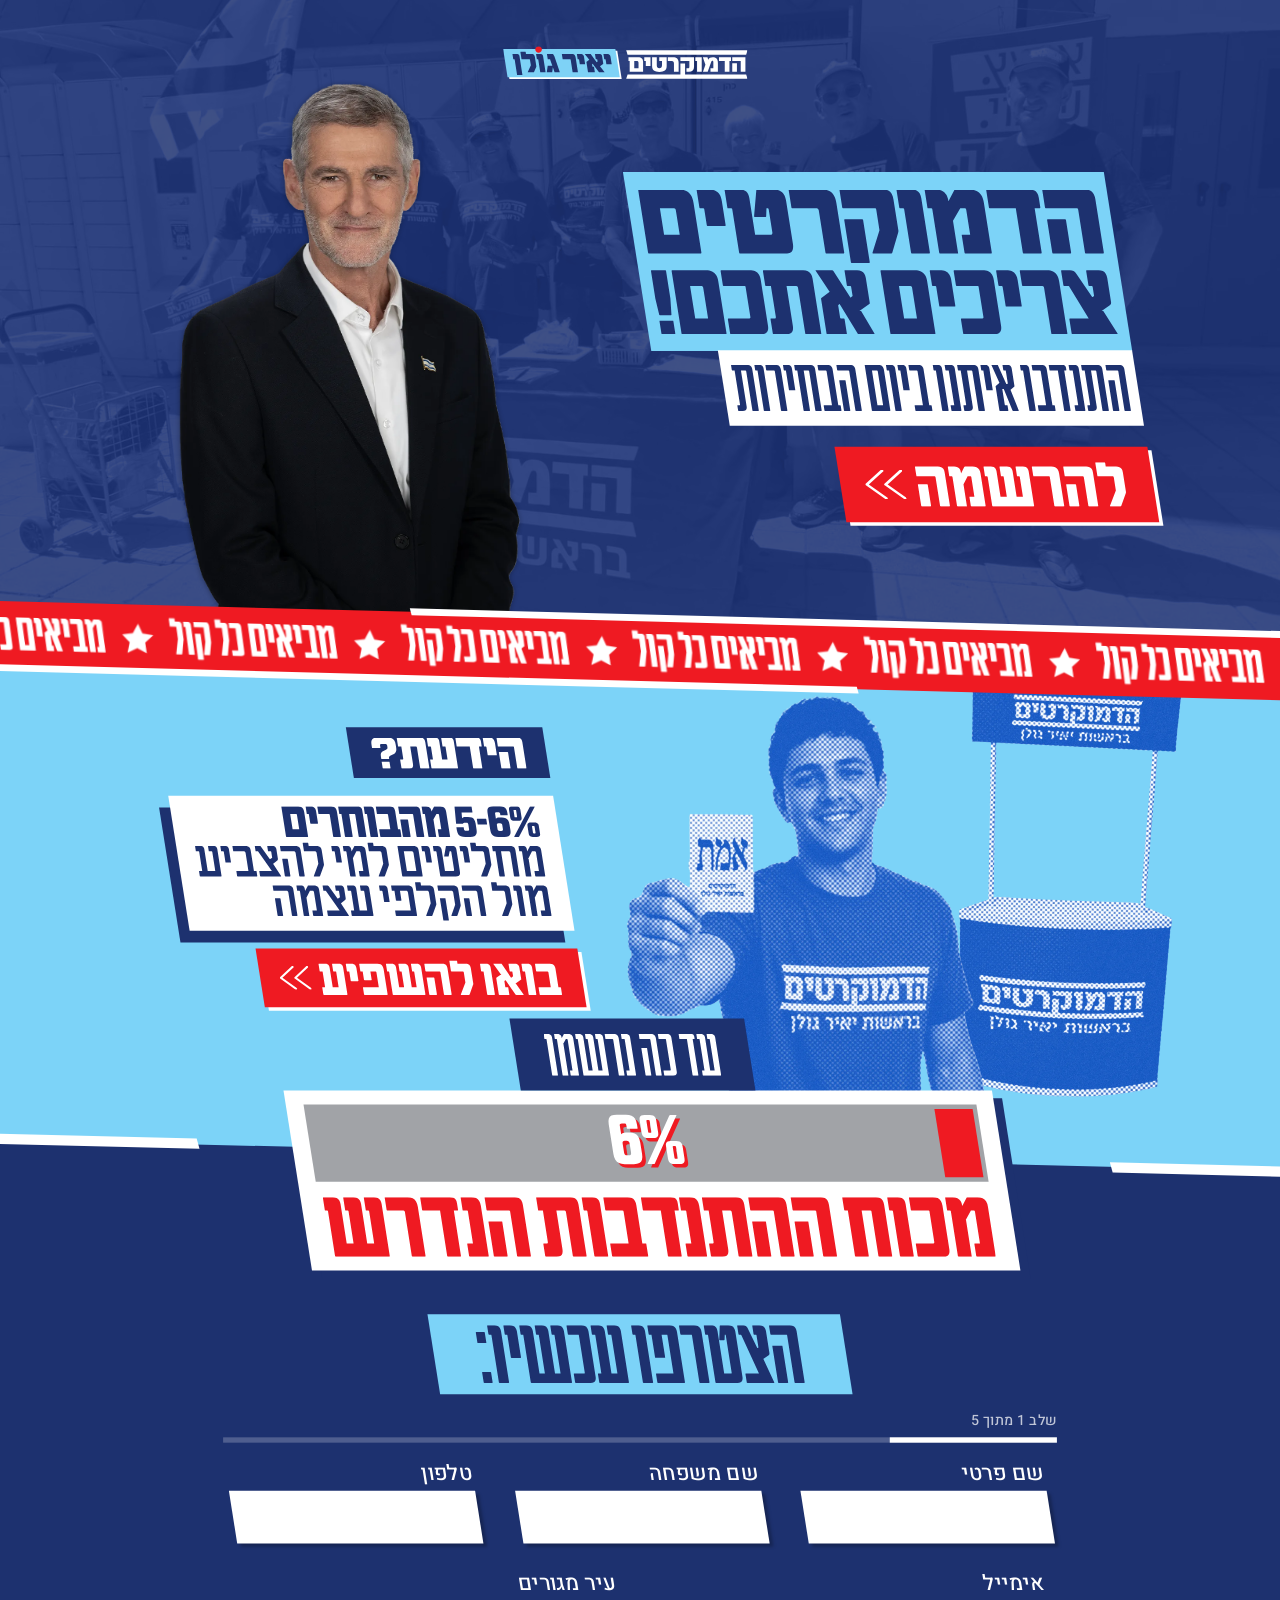
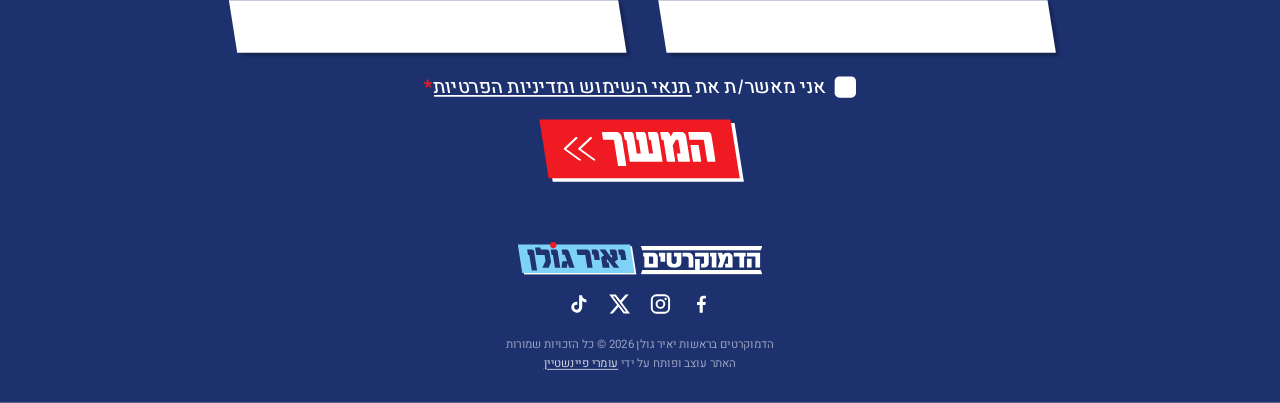
<file: index.html>
<!DOCTYPE html>
<html lang="he" dir="rtl">
<head>
<meta charset="UTF-8">
<meta name="viewport" content="width=device-width, initial-scale=1">
<title>הדמוקרטים צריכים אתכם! · התנדבו איתנו ביום הבחירות</title>
<meta name="description" content="הדמוקרטים בראשות יאיר גולן — התנדבו איתנו ביום הבחירות. מביאים כל קול.">
<!-- Staging / client-review build. REMOVE this line (and robots.txt) before going live. -->
<meta name="robots" content="noindex, nofollow">
<link rel="preconnect" href="https://fonts.googleapis.com">
<link rel="preconnect" href="https://fonts.gstatic.com" crossorigin>
<link href="https://fonts.googleapis.com/css2?family=Heebo:wght@400;500;700&display=swap" rel="stylesheet">
<link rel="stylesheet" href="css/style.css">
</head>
<body>
<div id="root">

  <!-- ============================ HERO ============================ -->
  <section class="band band--hero">
    <div class="hero-bg" aria-hidden="true"></div>
    <div class="inner">
      <!-- Cross-fades through the five in order. Only the first is eager —
           the rest are small enough (~350KB for all five) to arrive well
           before their turn, which is 4s away. NOTE: alt text below carries
           first names only; fill in the surnames. -->
      <div class="hero-people">
        <img class="hero-person is-on" src="assets/img/persons/yair.webp"  alt="יאיר גולן" fetchpriority="high">
        <img class="hero-person"       src="assets/img/persons/naama.webp" alt="נעמה">
        <img class="hero-person"       src="assets/img/persons/gilad.webp" alt="גלעד">
        <img class="hero-person"       src="assets/img/persons/efrat.webp" alt="אפרת">
        <img class="hero-person"       src="assets/img/persons/yaya.webp"  alt="יאיא">
      </div>
      <img class="hero-logo" src="assets/svg/logo.svg" alt="הדמוקרטים בראשות יאיר גולן">

      <!-- one shared shear on the column, so the stack and the button sit on
           the same plane (shearing them separately misaligns the button) -->
      <div class="hero-cta skew">
        <div class="hero-cta__stack">
          <div class="box box--lightblue hero-title">
            <img src="assets/svg/hero-title.svg" alt="הדמוקרטים צריכים אתכם!">
          </div>
          <div class="box box--white hero-sub">
            <img src="assets/svg/hero-sub.svg" alt="התנדבו איתנו ביום הבחירות">
          </div>
        </div>
        <a href="#join" class="btn btn--red hero-btn">
          <img class="btn__chev" src="assets/svg/chevron.svg" alt="">
          <img class="btn__label" src="assets/svg/hero-btn.svg" alt="להרשמה">
        </a>
      </div>
    </div>
  </section>

  <!-- ============================ MARQUEE ============================ -->
  <div class="marquee" aria-hidden="true">
    <div class="marquee__bar">
      <!-- the two accent lines hang outside the bar, so they sit beside the
           clipped track rather than inside it -->
      <span class="marquee__stripe marquee__stripe--a"></span>
      <span class="marquee__stripe marquee__stripe--b"></span>
      <div class="marquee__clip">
        <div class="marquee__track">
          <div class="marquee__seq"></div>
          <div class="marquee__seq"></div>
        </div>
      </div>
    </div>
  </div>

  <!-- ======================= LIGHT-BLUE SECTION ======================= -->
  <div class="blue-bg" aria-hidden="true"></div>
  <section class="band band--blue">
    <div class="inner">

      <img class="mid-youngman parallax" data-depth="0.045" src="assets/img/youngman.webp" alt="דמוקרט מתנדב מחזיק פתק אמת">
      <div class="mid-booth parallax" data-depth="0.09">
        <img src="assets/img/booth.webp" alt="דוכן הדמוקרטים">
      </div>

      <div class="duknow skew parallax" data-depth="-0.03">
        <div class="box box--navy duknow__tag reveal">
          <img src="assets/svg/hayadata.svg" alt="הידעת?">
        </div>
        <div class="box box--white duknow__fact reveal d1">
          <img src="assets/svg/fact.svg" alt="5-6% מהבוחרים מחליטים למי להצביע מול הקלפי עצמה">
        </div>
        <a href="#join" class="btn btn--red duknow__cta">
          <img class="btn__chev" src="assets/svg/chevron.svg" alt="">
          <img class="btn__label" src="assets/svg/boau.svg" alt="בואו להשפיע">
        </a>
      </div>
    </div>
  </section>

  <!-- ============================ NAVY BAND ============================ -->
  <div class="navy" aria-hidden="true">
    <div class="navy__slab"></div>
    <span class="navy__stripe navy__stripe--a"></span>
    <span class="navy__stripe navy__stripe--b"></span>
  </div>

  <section class="band band--navy">
    <div class="inner">

      <!-- progress towards the volunteer target.
           ONE number drives everything: data-pct on .count sets the inline
           --pct (so the bar is already the right width with JS off) and is
           the value the bar counts up to. Change it here, or at runtime with
           window.setProgress(n). -->
      <div class="count skew" data-pct="45" style="--pct:45">
        <div class="box box--navy count__tag">
          <img src="assets/svg/adkan.svg" alt="עד כה נרשמו">
        </div>
        <div class="box box--white count__num">
          <div class="bar" role="progressbar"
               aria-valuemin="0" aria-valuemax="100" aria-valuenow="45"
               aria-label="אחוז מהמתנדבות והמתנדבים הנדרשים שנרשמו">
            <span class="bar__fill"></span>
            <!-- Live text: js/main.js swaps this for an inline <svg> composed
                 from the Mandatory outlines in assets/js/mandatory-digits.js,
                 so the percentage can animate in the real face. -->
            <span class="bar__pct" aria-hidden="true">45%</span>
          </div>
          <img class="count__note" src="assets/svg/nidrashim.svg"
               alt="מכוח ההתנדבות הנדרש">
        </div>
      </div>

      <!-- ===================== registration flow =====================
           Multi-step, driven by js/join.js (shared with join.html — same
           markup hooks, different skin). The old single-screen form is now
           step 1 of it. -->
      <form id="join" class="form reveal" data-flow-scroll novalidate>
        <div class="box box--lightblue form__head skew">
          <img src="assets/svg/hitstarfu.svg" alt="הצטרפו עכשיו:">
        </div>

        <div class="progress">
          <span class="progress__label" aria-live="polite">שלב 1 מתוך 5</span>
          <span class="progress__track"><span class="progress__fill" style="--p:20%"></span></span>
        </div>

        <!-- ---------- 1 · פרטים ---------- -->
        <section class="step" data-step="details">
          <div class="form__row">
            <label class="field skew">
              <span class="field__label">שם פרטי</span>
              <input type="text" name="firstName" autocomplete="given-name">
            </label>
            <label class="field skew">
              <span class="field__label">שם משפחה</span>
              <input type="text" name="lastName" autocomplete="family-name">
            </label>
            <label class="field skew">
              <span class="field__label">טלפון</span>
              <input type="tel" name="phone" inputmode="numeric" autocomplete="tel">
            </label>
          </div>

          <div class="form__row form__row--2">
            <label class="field skew">
              <span class="field__label">אימייל</span>
              <input type="email" name="email" autocomplete="email">
            </label>
            <div class="field combo skew" data-combo="city">
              <label class="field__label" for="city-input">עיר מגורים</label>
              <input type="text" id="city-input" name="city" role="combobox"
                     autocomplete="off" aria-expanded="false" aria-controls="city-list"
                     aria-autocomplete="list">
              <ul id="city-list" class="combo__list" role="listbox" hidden></ul>
            </div>
          </div>

          <div class="form__consent skew">
            <span class="checkbox" role="checkbox" aria-checked="false" tabindex="0"></span>
            <span class="form__consent-text">אני מאשר/ת את
              <a href="https://democrats.org.il/privacy-policy/" target="_blank" rel="noopener">תנאי השימוש ומדיניות הפרטיות</a><b>*</b>
            </span>
          </div>

          <button type="submit" class="btn btn--red form__submit skew">
            <img class="btn__chev" src="assets/svg/chevron.svg" alt="">
            <img class="btn__label" src="assets/svg/btn-continue.svg" alt="המשך">
          </button>
        </section>

        <!-- ---------- 2 · אימות ---------- -->
        <section class="step" data-step="otp" hidden>
          <p class="step__lede">שלחנו קוד בן 6 ספרות ל־<b data-echo="phone"></b></p>

          <label class="field field--otp skew">
            <span class="field__label">קוד אימות</span>
            <input type="text" name="otp" inputmode="numeric" autocomplete="one-time-code"
                   maxlength="6" class="otp-input">
          </label>

          <div class="step__row">
            <button type="button" class="linkbtn" data-act="resend">שליחה חוזרת</button>
            <button type="button" class="linkbtn" data-act="back-details">שינוי מספר</button>
          </div>

          <button type="submit" class="btn btn--red form__submit skew">
            <img class="btn__chev" src="assets/svg/chevron.svg" alt="">
            <img class="btn__label" src="assets/svg/btn-verify.svg" alt="אימות">
          </button>
        </section>

        <!-- ---------- 3 · כתובת ומשמרות ---------- -->
        <section class="step" data-step="address" hidden>
          <p class="step__lede">כדי למצוא את הקלפיות הקרובות אליכם</p>

          <div class="form__row form__row--2">
            <div class="field combo skew" data-combo="street">
              <label class="field__label" for="street-input">רחוב</label>
              <input type="text" id="street-input" name="street" role="combobox"
                     autocomplete="off" aria-expanded="false" aria-controls="street-list"
                     aria-autocomplete="list">
              <ul id="street-list" class="combo__list" role="listbox" hidden></ul>
              <span class="field__hint" data-street-hint></span>
            </div>
            <label class="field field--house skew">
              <span class="field__label">מספר בית</span>
              <input type="text" name="houseNumber" inputmode="numeric">
            </label>
          </div>

          <fieldset class="shifts">
            <legend class="field__label">מתי תוכלו להתנדב?</legend>
            <div class="shifts__opts">
              <label class="shift skew"><input type="checkbox" name="shifts" value="13"><span>בוקר</span></label>
              <label class="shift skew"><input type="checkbox" name="shifts" value="23"><span>צהריים</span></label>
              <label class="shift skew"><input type="checkbox" name="shifts" value="33"><span>ערב</span></label>
              <label class="shift skew"><input type="checkbox" name="shifts" value="any"><span>מתי שצריך</span></label>
            </div>
          </fieldset>

          <button type="submit" class="btn btn--red form__submit skew">
            <img class="btn__chev" src="assets/svg/chevron.svg" alt="">
            <img class="btn__label" src="assets/svg/btn-continue.svg" alt="המשך">
          </button>
        </section>

        <!-- ---------- 4 · בחירת קלפי ---------- -->
        <section class="step" data-step="clusters" hidden>
          <p class="step__lede">בחרו קלפי, או שנשבץ אתכם היכן שנדרש</p>
          <ul class="clusters" role="list"></ul>
          <p class="clusters__empty" hidden>לא נמצאו קלפיות קרובות — נשבץ אתכם היכן שנדרש.</p>
          <button type="button" class="btn btn--line skew" data-act="anywhere">שבצו אותי היכן שצריך</button>
        </section>

        <!-- ---------- 5 · מנהל אשכול ---------- -->
        <section class="step" data-step="manage" hidden>
          <p class="step__title">לאשכול הזה עדיין אין מנהל/ת</p>
          <p class="step__lede" data-echo="clusterName"></p>
          <p class="step__body">תרצו להוביל אותו? זה אומר לתאם בין המתנדבים ולהיות אנשי הקשר של האזור.</p>
          <div class="step__row step__row--2">
            <button type="button" class="btn btn--line skew" data-act="manage-yes">כן, אשמח להוביל</button>
            <button type="button" class="btn btn--line skew" data-act="manage-no">לא, רק להתנדב</button>
          </div>
        </section>

        <!-- ---------- סיום ---------- -->
        <section class="step step--done" data-step="done" hidden>
          <p class="step__title">תודה רבה!</p>
          <p class="step__lede" data-done-msg></p>
          <div data-done-extra hidden></div>
        </section>

        <p class="flow-error" role="alert" hidden></p>
      </form>

      <img class="navy-logo" src="assets/svg/logo.svg" alt="הדמוקרטים בראשות יאיר גולן">

      <!-- Profile links lifted from the footer of democrats.org.il, with their
           share/tracking query strings (mibextid, igsh, s, _t/_r) stripped —
           those are artefacts of however the links were first pasted, not part
           of the address. Inline SVG rather than <img> so the glyphs can take
           the brand blue on hover via currentColor. -->
      <ul class="social">
        <li><a href="https://www.facebook.com/share/1ZGPEPbquF/" target="_blank" rel="noopener noreferrer" aria-label="הדמוקרטים בפייסבוק">
          <svg viewBox="0 0 24 24" aria-hidden="true" focusable="false"><path d="M13.5 21v-8h2.69l.4-3.12H13.5V7.9c0-.9.25-1.52 1.55-1.52h1.65V3.59c-.29-.04-1.27-.13-2.42-.13-2.4 0-4.04 1.46-4.04 4.15v2.31H7.54V13h2.7v8h3.26Z"/></svg>
        </a></li>
        <li><a href="https://www.instagram.com/hademocratimil" target="_blank" rel="noopener noreferrer" aria-label="הדמוקרטים באינסטגרם">
          <svg viewBox="0 0 24 24" aria-hidden="true" focusable="false"><path d="M7.8 2h8.4A5.8 5.8 0 0 1 22 7.8v8.4a5.8 5.8 0 0 1-5.8 5.8H7.8A5.8 5.8 0 0 1 2 16.2V7.8A5.8 5.8 0 0 1 7.8 2Zm0 2A3.8 3.8 0 0 0 4 7.8v8.4A3.8 3.8 0 0 0 7.8 20h8.4a3.8 3.8 0 0 0 3.8-3.8V7.8A3.8 3.8 0 0 0 16.2 4H7.8Zm4.2 3a5 5 0 1 1 0 10 5 5 0 0 1 0-10Zm0 2a3 3 0 1 0 0 6 3 3 0 0 0 0-6Zm5.4-3.4a1.2 1.2 0 1 1 0 2.4 1.2 1.2 0 0 1 0-2.4Z"/></svg>
        </a></li>
        <li><a href="https://x.com/democratsil" target="_blank" rel="noopener noreferrer" aria-label="הדמוקרטים ב-X">
          <svg viewBox="0 0 24 24" aria-hidden="true" focusable="false"><path d="M18.24 2.25h3.31l-7.23 8.26 8.5 11.24h-6.66l-5.21-6.82-5.97 6.82H1.68l7.73-8.84L1.25 2.25h6.83l4.71 6.23 5.45-6.23Zm-1.16 17.52h1.83L7.08 4.13H5.12l11.96 15.64Z"/></svg>
        </a></li>
        <li><a href="https://www.tiktok.com/@hademocratim" target="_blank" rel="noopener noreferrer" aria-label="הדמוקרטים בטיקטוק">
          <svg viewBox="0 0 24 24" aria-hidden="true" focusable="false"><path d="M16.6 5.82A4.28 4.28 0 0 1 15.54 3h-3.09v12.4a2.59 2.59 0 1 1-2.59-2.6c.27 0 .53.04.78.12V9.66a5.7 5.7 0 1 0 5.06 5.66V9.01a7.35 7.35 0 0 0 4.3 1.38V7.3a4.36 4.36 0 0 1-3.4-1.48Z"/></svg>
        </a></li>
      </ul>

      <div class="footnote">
        <p>הדמוקרטים בראשות יאיר גולן 2026 &copy; כל הזכויות שמורות</p>
        <p>האתר עוצב ופותח על ידי
          <a href="https://omrifeinstein.com" target="_blank" rel="noopener">עומרי פיינשטיין</a>
        </p>
      </div>
    </div>
  </section>

</div>

<div class="loading" hidden aria-hidden="true"><span class="spinner"></span></div>

<script src="assets/js/mandatory-digits.js"></script>
<script src="js/webhooks.js"></script>
<script src="js/main.js"></script>
<script src="js/join.js"></script>
</body>
</html>
</file>
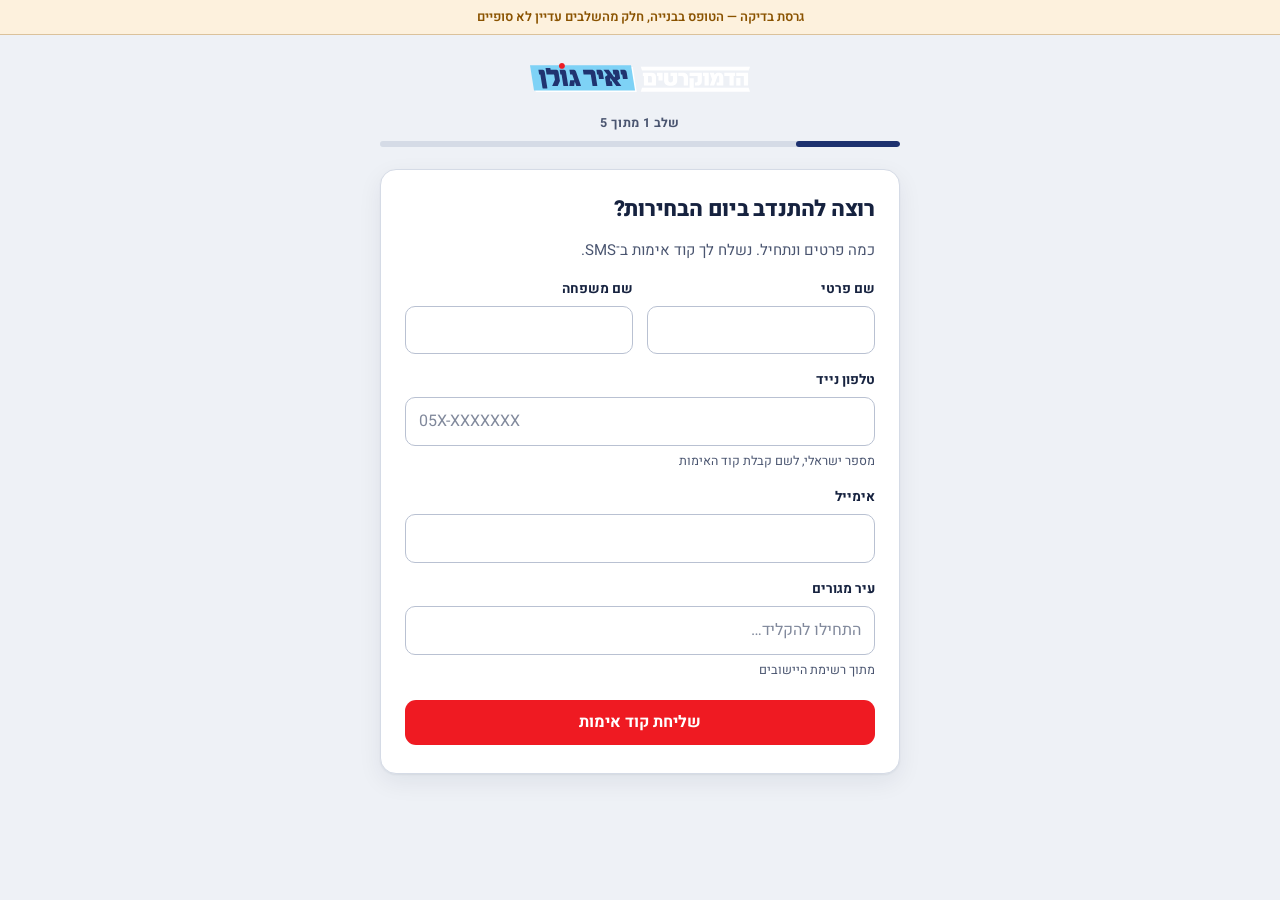
<file: join.html>
<!DOCTYPE html>
<html lang="he" dir="rtl">
<head>
<meta charset="UTF-8">
<meta name="viewport" content="width=device-width, initial-scale=1">
<meta name="robots" content="noindex, nofollow">
<title>רישום להתנדבות בקלפיות · הדמוקרטים</title>
<link rel="preconnect" href="https://fonts.googleapis.com">
<link rel="preconnect" href="https://fonts.gstatic.com" crossorigin>
<link href="https://fonts.googleapis.com/css2?family=Heebo:wght@400;500;700;800&display=swap" rel="stylesheet">
<link rel="stylesheet" href="css/join.css">
</head>
<body>

<div class="beta" role="note">גרסת בדיקה — הטופס בבנייה, חלק מהשלבים עדיין לא סופיים</div>

<main class="shell">
  <a class="brand" href="index.html" aria-label="הדמוקרטים">
    <img src="assets/svg/logo.svg" alt="הדמוקרטים בראשות יאיר גולן" width="220">
  </a>

  <div class="progress" hidden>
    <span class="progress__label" aria-live="polite">שלב 1 מתוך 5</span>
    <span class="progress__track"><span class="progress__fill" style="--p:20%"></span></span>
  </div>

  <form id="flow" novalidate>

    <!-- ============ 1 · פרטים בסיסיים ============ -->
    <section class="step" data-step="details" aria-labelledby="h-details">
      <h1 id="h-details" tabindex="-1">רוצה להתנדב ביום הבחירות?</h1>
      <p class="lede">כמה פרטים ונתחיל. נשלח לך קוד אימות ב־SMS.</p>

      <div class="grid2">
        <label class="field">
          <span class="field__label">שם פרטי</span>
          <input type="text" name="firstName" autocomplete="given-name" required>
        </label>
        <label class="field">
          <span class="field__label">שם משפחה</span>
          <input type="text" name="lastName" autocomplete="family-name" required>
        </label>
      </div>

      <label class="field">
        <span class="field__label">טלפון נייד</span>
        <input type="tel" name="phone" inputmode="numeric" autocomplete="tel"
               placeholder="05X-XXXXXXX" required>
        <span class="field__hint">מספר ישראלי, לשם קבלת קוד האימות</span>
      </label>

      <label class="field">
        <span class="field__label">אימייל</span>
        <input type="email" name="email" autocomplete="email" required>
      </label>

      <div class="field combo" data-combo="city">
        <label class="field__label" for="city-input">עיר מגורים</label>
        <input type="text" id="city-input" name="city" role="combobox"
               autocomplete="off" aria-expanded="false" aria-controls="city-list"
               aria-autocomplete="list" placeholder="התחילו להקליד…" required>
        <ul id="city-list" class="combo__list" role="listbox" hidden></ul>
        <span class="field__hint">מתוך רשימת היישובים</span>
      </div>

      <button type="submit" class="btn btn--go">שליחת קוד אימות</button>
    </section>

    <!-- ============ 2 · אימות OTP ============ -->
    <section class="step" data-step="otp" aria-labelledby="h-otp" hidden>
      <h1 id="h-otp" tabindex="-1">הזנת קוד האימות</h1>
      <p class="lede">שלחנו קוד בן 6 ספרות ל־<b data-echo="phone"></b>.</p>

      <label class="field">
        <span class="field__label">קוד אימות</span>
        <input type="text" name="otp" inputmode="numeric" autocomplete="one-time-code"
               maxlength="6" pattern="\d{6}" class="otp-input" required>
      </label>

      <div class="row">
        <button type="button" class="btn btn--ghost" data-act="resend">שליחה חוזרת</button>
        <button type="button" class="btn btn--ghost" data-act="back-details">שינוי מספר</button>
      </div>

      <button type="submit" class="btn btn--go">אימות והמשך</button>
    </section>

    <!-- ============ 4 · השלמת פרטים ============ -->
    <section class="step" data-step="address" aria-labelledby="h-address" hidden>
      <h1 id="h-address" tabindex="-1">כמה פרטים נוספים</h1>
      <p class="lede">כדי למצוא את הקלפיות הקרובות אליך.</p>

      <div class="field combo" data-combo="street">
        <label class="field__label" for="street-input">רחוב</label>
        <input type="text" id="street-input" name="street" role="combobox"
               autocomplete="off" aria-expanded="false" aria-controls="street-list"
               aria-autocomplete="list" required>
        <ul id="street-list" class="combo__list" role="listbox" hidden></ul>
        <span class="field__hint" data-street-hint>מתוך רחובות היישוב שבחרת</span>
      </div>

      <label class="field field--narrow">
        <span class="field__label">מספר בית</span>
        <input type="text" name="houseNumber" inputmode="numeric" required>
      </label>

      <fieldset class="field pick">
        <legend class="field__label">מתי תוכל/י להתנדב?</legend>
        <span class="field__hint">אפשר לבחור כמה</span>
        <div class="pick__opts">
          <label class="chip"><input type="checkbox" name="shifts" value="13"><span>בוקר</span></label>
          <label class="chip"><input type="checkbox" name="shifts" value="23"><span>צהריים</span></label>
          <label class="chip"><input type="checkbox" name="shifts" value="33"><span>ערב</span></label>
          <label class="chip"><input type="checkbox" name="shifts" value="any"><span>מתי שצריך</span></label>
        </div>
      </fieldset>

      <button type="submit" class="btn btn--go">מציאת קלפיות קרובות</button>
    </section>

    <!-- ============ 5 · בחירת אשכול ============ -->
    <section class="step" data-step="clusters" aria-labelledby="h-clusters" hidden>
      <h1 id="h-clusters" tabindex="-1">הקלפיות הקרובות אליך</h1>
      <p class="lede">בחר/י קלפי, או תן/י לנו לשבץ אותך היכן שנדרש.</p>

      <ul class="clusters" role="list"></ul>
      <p class="clusters__empty" hidden>לא נמצאו קלפיות קרובות. נשבץ אותך היכן שנדרש.</p>

      <button type="button" class="btn btn--outline" data-act="anywhere">
        שבצו אותי היכן שצריך
      </button>
    </section>

    <!-- ============ מנהל אשכול ============ -->
    <section class="step" data-step="manage" aria-labelledby="h-manage" hidden>
      <h1 id="h-manage" tabindex="-1">לאשכול הזה עדיין אין מנהל/ת</h1>
      <p class="lede" data-echo="clusterName"></p>
      <p>תרצה/י להוביל אותו? זה אומר לתאם בין המתנדבים ולהיות איש הקשר של האזור.</p>

      <div class="row row--2">
        <button type="button" class="btn btn--go" data-act="manage-yes">כן, אשמח להוביל</button>
        <button type="button" class="btn btn--outline" data-act="manage-no">לא, רק להתנדב</button>
      </div>
    </section>

    <!-- ============ סיום ============ -->
    <section class="step step--done" data-step="done" aria-labelledby="h-done" hidden>
      <div class="done-mark" aria-hidden="true">✓</div>
      <h1 id="h-done" tabindex="-1">תודה רבה!</h1>
      <p class="lede" data-done-msg></p>
      <div data-done-extra hidden></div>
      <a class="btn btn--ghost" href="index.html">חזרה לעמוד הבית</a>
    </section>

    <p class="flow-error" role="alert" hidden></p>
  </form>
</main>

<div class="loading" hidden aria-hidden="true"><span class="spinner"></span></div>

<script src="js/webhooks.js"></script>
<script src="js/join.js"></script>
</body>
</html>
</file>
<file: css/style.css>
/* ===================================================================
   Democratim — display LP.  1440px design canvas, pixel-matched.
   Mandatory-font copy is rendered as outlined SVG (no web licence).
   =================================================================== */

*, *::before, *::after { box-sizing: border-box; }

:root{
  --navy:#1d316f;
  --blue:#7cd3f8;
  --red:#ef1a22;
  --white:#fff;
  /* brand shear + squash used on almost every block.
     matches Figma's matrix(1,0,0.156434,0.987688) — a forward lean */
  --skew: matrix(1, 0, 0.156434, 0.987688, 0, 0);
  --skew16: matrix(1, 0, 0.28675, 0.96, 0, 0);
  /* exact inverse of --skew. The Mandatory-font SVGs are exported from Figma
     with the shear already baked into their geometry; applying this to the
     <img> cancels the wrapper's --skew on the raster (so it is never sampled
     through a transform → stays crisp) while the coloured box still shears. */
  --unskew: matrix(1, 0, -0.158385, 1.012464, 0, 0);
  --rot: 1.5deg;
}

html,body{ margin:0; padding:0; }
body{
  background:var(--white);
  font-family:'Heebo', system-ui, sans-serif;
  overflow-x:hidden;
  -webkit-font-smoothing:antialiased;
}
img{ display:block; max-width:none; }
a{ color:inherit; }

#root{
  position:relative;
  width:100%;
  margin:0 auto;
  overflow-x:clip;          /* full-bleed slabs never cause a h-scrollbar */
}

/* full-bleed bands; centred 1440 content well */
.band{ position:relative; width:100%; }
.band > .inner{
  position:relative;
  width:1440px;
  margin:0 auto;
  height:100%;
}

.skew{ transform:var(--skew); }

/* pre-sheared Mandatory-font SVGs: undo the wrapper shear on the raster only
   (box stays a parallelogram, glyphs keep Figma's exact baked slant, crisp) */
.hero-title img,
.hero-sub img,
.hero-btn .btn__label,
.duknow__tag img,
.duknow__fact img,
.duknow__cta .btn__label,
.count__tag img,
.count__note,
.bar__pct svg,
.form__head img,
.form__submit .btn__label,
.mq-text,
.mq-star{        /* the stars are drawn upright in the design — not sheared */
  transform:var(--unskew);
  transform-origin:center;
}

/* ---------- generic coloured label boxes ---------- */
.box{ display:inline-flex; align-items:center; justify-content:center; }
.box--navy{ background:var(--navy); }
.box--white{ background:var(--white); }
.box--lightblue{ background:var(--blue); }

/* ---------- buttons — one shared style for להרשמה / בואו להשפיע / שליחה ---------- */
.btn{
  display:inline-flex; align-items:center; justify-content:center;
  gap:9px; text-decoration:none; border:0; cursor:pointer;
  font:inherit; direction:ltr;          /* chevron left, label right */
}
.btn--red{
  background:var(--red);
  padding:14px 22px; min-width:180px;
  box-shadow:4px 4px 0 0 var(--white);  /* same hard white shadow on all three */
  /* `translate` (not `transform`) so it composes with the brand shear */
  transition:translate .12s ease, box-shadow .12s ease, background-color .12s ease;
}
.btn--red:hover{                         /* brighter red + press into the shadow */
  background:#ff3b30;
  translate:2px 2px;
  box-shadow:2px 2px 0 0 var(--white);
}
.btn--red:active{                        /* fully pressed */
  background:#ff3b30;
  translate:4px 4px;
  box-shadow:0 0 0 0 var(--white);
}
.btn:focus-visible{
  outline:3px solid rgba(255,255,255,.7); outline-offset:3px;
}
.btn__chev{ width:34.1px; height:26.3px; flex:none; }
.btn__label{ width:auto; height:39px; } /* every label at the same cap height */

/* =====================================================================
   HERO
   ===================================================================== */
.band--hero{ height:728px; background:var(--navy); overflow:hidden; position:relative; z-index:4; }
.hero-bg{
  position:absolute; inset:0;
  background:url("../assets/img/hero-bg.webp") center/cover no-repeat;
  opacity:.15;
  mix-blend-mode:luminosity;
}
/* Five portraits stacked in one box, cross-faded by js/main.js. They vary in
   aspect (0.617-0.682) and all sit narrower than the box, so `contain` +
   a bottom anchor lines every one of them up on the same floor and centres
   them, rather than making them jump around as the rotation runs. */
.hero-people{
  position:absolute; left:155px; top:89px;
  width:476px; height:639px;
  aspect-ratio:476 / 639;      /* mobile sets width only and takes height here */
  z-index:2;
}
.hero-person{
  position:absolute; inset:0;
  width:100%; height:100%;
  object-fit:contain; object-position:bottom center;
  opacity:0; transition:opacity .9s ease;
}
.hero-person.is-on{ opacity:1; }
.hero-logo{
  position:absolute; left:566px; top:52px;
  width:274.96px; height:36.64px; z-index:3;
}

/* Figma 22:279 — an un-sheared 541×371.5 column, right-aligned, gap 24.
   Boxes get explicit sizes and the SVGs sit at natural size, centred: an
   <img>'s layout box is the SHEARED ink, which is wider than what --unskew
   actually paints, so sizing a box by padding alone comes out too big. */
.hero-cta{
  position:absolute; left:732px; top:191px; width:541px;
  display:flex; flex-direction:column; align-items:flex-end; gap:24px;
  direction:ltr; z-index:2;
}
/* The hero CTA is the page's primary action, so it deliberately breaks the
   "all three reds match" rule and runs ~28% larger. The other two stay matched
   to each other. */
.hero-btn{ padding:18px 28px; min-width:230px; gap:11px; }
.hero-btn .btn__chev{ width:43.7px; height:33.7px; }
.hero-btn .btn__label{ height:50px; }

.hero-cta__stack{ display:flex; flex-direction:column; align-items:flex-end; width:541px; }
.hero-title{ width:541px; height:204px; margin-bottom:-1px; }
.hero-title img{ width:540px; height:163px; }
.hero-sub{ width:466px; height:86px; }
.hero-sub img{ width:451px; height:52px; }

/* =====================================================================
   MARQUEE
   ===================================================================== */
.marquee{
  position:absolute; top:674px; left:0;
  width:100%; height:130px; z-index:6; pointer-events:none;
  overflow:visible;         /* the rotated band + its stripes hang outside */
  direction:ltr;            /* seqs tile L→R so the -50% loop is seamless */
}
.marquee__bar{
  position:absolute; top:21px; left:-5%; width:110%;
  height:74px;
  background:var(--red);
  transform:rotate(1.5deg);   /* band drops toward the right, matching Figma */
}
/* Two white accent lines, 1033px each — NOT full-bleed. One runs along the
   bar's bottom edge on the left, the other along its top edge on the right,
   each overhanging the bar slightly. Anchored to the centre of the content
   well so the composition holds at any viewport width. */
.marquee__stripe{
  position:absolute; left:50%; width:1033px; height:8px;
  background:var(--white);
  transform:var(--skew16);
}
.marquee__stripe--a{ margin-left:-787px; top:71px; }
.marquee__stripe--b{ margin-left:-259px; top:-4px; }

.marquee__clip{
  position:absolute; inset:0; overflow:hidden;
  display:flex; align-items:center;
}
.marquee__track{
  display:flex; width:max-content;
  will-change:transform;
  animation:marquee 26s linear infinite;
}
.marquee__seq{
  display:flex; align-items:center; gap:17px;
  padding-right:17px;       /* keeps the rhythm across the loop seam, and keeps
                               each seq exactly half the track so -50% is seamless */
  transform:var(--skew);
}
.mq-unit{ display:flex; align-items:center; gap:17px; flex:none; }
.mq-star{ flex:none; width:34.83px; height:45.95px; }
.mq-text{ flex:none; width:192px; height:51px; }
@keyframes marquee{ from{ transform:translateX(0); } to{ transform:translateX(-50%); } }

/* =====================================================================
   LIGHT-BLUE SECTION
   ===================================================================== */
/* dedicated background layer: light-blue runs the whole way down, *behind*
   the navy slab's angled edge — no white sliver between the sections */
.blue-bg{
  position:absolute; left:0; width:100%;
  top:728px; height:760px;       /* runs past the navy slab's LOWEST top edge
                                    (y≈1390 even on a 4K viewport) so no white
                                    can show; the slab covers the rest */
  background:var(--blue); z-index:0;
}
/* z-order through the blue→navy transition:
   0 blue field · 1 blue-section art (boy, booth, fact) · 2 navy slab
   · 3 navy-section content (counter, form)                            */
.band--blue{ height:464px; position:relative; z-index:1; }
.band--blue > .inner{ overflow:visible; }

/* Tag + fact box + button, right-aligned in a 419px column, gap 20.
   Adding the tag back lengthens the sheared column, and the column leans about
   ITS centre — so every box below it moves too. left/top are re-solved for the
   3-box column (they were 222/130 for the 2-box one), not carried over. The
   fact box is WIDER than the column (433 vs 419) and overhangs left, as in the
   design. */
.duknow{
  position:absolute; left:216px; top:76px; width:419.061px;
  display:flex; flex-direction:column; align-items:flex-end; gap:20px;
  direction:ltr; z-index:4;
}
.duknow__tag{ width:220.794px; height:58.057px; }
.duknow__tag img{ width:176px; height:35px; }
.duknow__fact{
  width:433.337px; height:154px;
  box-shadow:-12.4px 13.4px 0 0 var(--navy);
}
.duknow__fact img{ width:411px; height:129px; }

/* Figma places both photos as plain rects: the volunteer's 409×544 matches
   youngman.webp's aspect exactly, so it fills its box with no letterboxing. */
.mid-youngman{
  position:absolute; left:705px; top:72px;
  width:409px; height:544px;
  object-fit:contain; object-position:top center;
  z-index:2;
}
/* box sized to booth.webp's own 820:1580 aspect, so `contain` fills it exactly
   and left/top/width/height ARE the painted rect — no letterbox offset to
   reason about (the previous 364-wide box padded it ~63px and pushed the booth
   right of where the design puts it). */
.mid-booth{
  position:absolute; left:1080px; top:80px;
  width:240px; height:462px;
  transform:rotate(2.41deg); z-index:1;
}
.mid-booth img{ width:100%; height:100%; object-fit:contain; }

/* =====================================================================
   NAVY BAND (angled slab behind the counter + form)
   ===================================================================== */
.navy{
  position:absolute; left:0; width:100%;
  top:1248px; height:1005px;     /* the shortened midsection pulls the whole
                                    navy band up 408px; its stripes ride with
                                    it, keeping their offsets from the slab.
                                    Height ends exactly on the 2207 artboard —
                                    it is what sets the page's scrollHeight. */
  z-index:2;                 /* above the blue section's art — the slab crops
                                the volunteer's legs, as it does in Figma */
  overflow:hidden; pointer-events:none;
}
.navy__slab{
  position:absolute; left:-6%; top:32px; width:112%; height:1200px;
  background:var(--navy);
  transform:rotate(1.4deg); transform-origin:top left;
}
/* Anchored to the centre of the 1440 content well, not to the viewport edge,
   so the gap between a stripe's inner end and the central text stays fixed at
   every width. They run off-screen outward on wider viewports. */
.navy__stripe{
  position:absolute; left:50%; height:12px; width:1035px; background:var(--white);
  transform:rotate(1.4deg) var(--skew16);
}
.navy__stripe--a{ margin-left:-1532px; top:26px;  margin-top:-6px; }
.navy__stripe--b{ margin-left:530px;   top:78px;  margin-top:-6px; }

/* navy band ends ~82px below the footer logo — no artboard whitespace after it */
.band--navy{ position:relative; z-index:3; height:1133px; margin-top:-72px; }
.band--navy > .inner{ overflow:visible; }

/* ---------- progress bar ----------
   Replaces the old sign-up counter. The tag + white box are ONE sheared plane
   (.count carries the shear), so the two boxes share an edge exactly as they
   do in Figma. Box geometry is Figma's own un-sheared rect (797×192, read off
   the export's <rect>, not its sheared bbox). */
.count{
  position:absolute; top:24px; left:50%;
  transform:translateX(calc(-50% + 7px)) var(--skew);
  display:flex; flex-direction:column; align-items:center; z-index:4;
}
.count__tag{
  width:264px; height:82px;
  position:relative; z-index:1;
  /* the shared shear already lands the tag left of the box centre, as in Figma */
}
.count__tag img{ width:200px; height:47px; }
.count__num{
  width:797px; height:auto;     /* was the design's fixed 192 — the label now
                                   fills the width and is taller than that box */
  flex-direction:column; align-items:stretch; justify-content:center;
  gap:18px; padding:16px 20px;
  box-shadow:10px 9px 0 0 var(--navy);
}

/* The track fills from the RIGHT — it's an RTL page, so progress grows the way
   the language reads. --pct is set on .count (inline in the markup, so the bar
   is already the right width with JS off) and animated by js/main.js. */
.bar{
  position:relative;
  height:88px; padding:5px;
  background:#a1a3a7; overflow:hidden;
  /* direction:ltr + flex-end pins the fill to the RIGHT edge. The page is
     dir="rtl", where flex-end resolves to the LEFT — which put the fill on
     the wrong side. Stating the direction is what makes this unambiguous. */
  display:flex; align-items:center; justify-content:flex-end; direction:ltr;
}
.bar__fill{
  height:100%; background:var(--red);
  width:calc(var(--pct, 0) * 1%);
}
/* Centred in the TRACK, not in the fill, so it stays legible at any value —
   the hard red offset behind the white glyphs is what carries it across the
   grey/red edge. Centring uses `translate` so it composes with --unskew. */
.bar__pct{
  position:absolute; left:50%; top:12px;
  translate:-50% 0;
  font:700 64px/0.8 'Heebo', sans-serif; color:var(--white);  /* no-JS fallback */
}
.bar__pct svg{ display:block; overflow:visible; }
/* Set to fill the box, so it lines up with the bar above it. That scales the
   line UP (~1.4x past the 68px the design set) — which is the point, but it
   means the box can no longer be the design's fixed 192px or the text spills
   out of it, hence height:auto on .count__num. */
.count__note{ width:100%; height:auto; }

/* ---------- form ---------- */
.form{
  position:absolute; top:358px; left:50%; transform:translateX(-50%);
  width:1042px;
  display:flex; flex-direction:column; align-items:center; gap:17px;
  z-index:4;
}
.form__head{ padding:13px 46px; transform-origin:center; }
.form__head img{ width:372px; height:auto; }

.form__row{ display:flex; gap:27px; width:938px; }
.form__row--2 .field{ flex:1; }
.form__row .field{ flex:1; }

.field{
  display:flex; flex-direction:column; align-items:flex-start; gap:9px;
  padding:9px; transform-origin:center;
}
.field__label{
  font-weight:500; font-size:24.3px; line-height:.78; color:var(--white);
  white-space:nowrap;
}
.field input{
  width:100%; height:60.31px; border:0; border-radius:0; background:var(--white);
  box-shadow:3.6px 3.6px 3.6px rgba(0,0,0,.25);
  padding:0 14px; font-family:'Heebo',sans-serif; font-size:20px; color:var(--navy);
  outline:none;
}
.field input:focus{ box-shadow:0 0 0 3px rgba(255,255,255,.55); }

.form__consent{
  display:flex; align-items:center; justify-content:center; gap:10px;
  width:938px; transform-origin:center;
}
.form__consent-text{ font-weight:500; font-size:21.6px; line-height:.78; color:var(--white); }
.form__consent-text a{ text-decoration:underline; text-underline-offset:2px; }
.form__consent-text b{ color:var(--red); font-weight:700; }
.checkbox{
  width:24.3px; height:24.3px; flex:none; background:var(--white);
  border-radius:5.4px; transform:skewX(-8.89deg) scaleY(1.01); cursor:pointer;
  position:relative;
}
.checkbox.is-checked::after{
  content:""; position:absolute; left:7px; top:2px;
  width:7px; height:14px; border:solid var(--navy); border-width:0 3px 3px 0;
  transform:rotate(45deg);
}

.form__submit{ margin-top:6px; transform-origin:center; }

/* ---------- multi-step flow (js/join.js) ----------
   The form is one <form> holding six .step sections; only one is ever
   visible. Everything below lives on the navy band, so the palette is
   white-on-navy with red for the one action per step. Boxes carry .skew
   like the rest of the page; their Heebo text leans with them, same as
   the original form's labels did. */

/* a class rule that sets `display` outranks the UA's [hidden] rule */
[hidden]{ display:none !important; }

.step{
  display:flex; flex-direction:column; align-items:center; gap:17px;
  width:100%;
}
.step__title{
  margin:0; color:var(--white); font-weight:800; font-size:30px; line-height:1.15;
  text-align:center;
}
.step__lede{
  margin:0; color:var(--white); font-weight:500; font-size:21.6px; line-height:1.35;
  text-align:center;
}
.step__lede b{ font-weight:800; direction:ltr; unicode-bidi:isolate; }
.step__body{
  margin:0; max-width:640px; color:rgba(255,255,255,.86);
  font-weight:400; font-size:18px; line-height:1.5; text-align:center;
}
.step__row{ display:flex; align-items:center; justify-content:center; gap:26px; }
.step__row--2{ gap:18px; }

/* quiet secondary actions — "שליחה חוזרת" / "שינוי מספר" */
.linkbtn{
  border:0; background:none; padding:2px 0; cursor:pointer;
  font-family:'Heebo',sans-serif; font-weight:500; font-size:18px; color:var(--white);
  text-decoration:underline; text-underline-offset:4px;
}
.linkbtn:hover{ color:#ffd7d8; }
.linkbtn:focus-visible{ outline:3px solid rgba(255,255,255,.7); outline-offset:3px; }

/* outlined counterpart to .btn--red, for the "or" choices */
.btn--line{
  padding:13px 26px; min-width:180px;
  background:none; border:3px solid var(--white); color:var(--white);
  font-family:'Heebo',sans-serif; font-weight:700; font-size:19px;
  transition:background-color .12s ease, color .12s ease;
}
.btn--line:hover{ background:var(--white); color:var(--navy); }

/* ---------- progress rail ---------- */
.progress{
  display:flex; flex-direction:column; align-items:stretch; gap:7px;
  width:938px; transform-origin:center;
}
.progress__label{
  font-weight:500; font-size:16px; letter-spacing:.02em; color:rgba(255,255,255,.72);
}
.progress__track{
  display:flex; height:6px; background:rgba(255,255,255,.22);
}
.progress__fill{
  /* white, not red — the red bar just above this one is the campaign's
     signup counter, and two red rails in a row read as one thing */
  width:var(--p,20%); background:var(--white);
  transition:width .35s cubic-bezier(.4,0,.2,1);
}

/* ---------- fields ---------- */
.field__hint{
  font-weight:400; font-size:15px; line-height:1.3; color:rgba(255,255,255,.7);
}
.field input[aria-invalid="true"]{ box-shadow:0 0 0 3px var(--red); }

.field--otp{ width:340px; flex:none !important; }
.otp-input{
  text-align:center; direction:ltr;
  font-size:30px !important; font-weight:700; letter-spacing:.35em; text-indent:.35em;
}
.field--house{ flex:0 0 220px !important; }

/* ---------- city / street combobox ---------- */
/* every sheared box is its own stacking context, so without this the
   consent row and the submit button — later in the DOM — paint over the
   open dropdown. */
.combo{ position:relative; z-index:20; }
.combo__list{
  position:absolute; z-index:20; top:100%; right:9px; left:9px;
  margin:2px 0 0; padding:0; list-style:none;
  max-height:246px; overflow-y:auto;
  background:var(--white); box-shadow:3.6px 3.6px 3.6px rgba(0,0,0,.25);
}
.combo__opt{
  padding:10px 14px; cursor:pointer;
  font-size:18px; line-height:1.2; color:var(--navy);
}
.combo__opt:hover,
.combo__opt[aria-selected="true"]{ background:var(--blue); }
.combo__opt mark{ background:none; color:var(--red); font-weight:700; }
.combo__none{ padding:10px 14px; font-size:17px; color:#6b7280; }

/* ---------- shifts ---------- */
.shifts{ border:0; margin:0; padding:0; width:938px; }
.shifts .field__label{ padding:0 9px 11px; }
.shifts__opts{ display:flex; flex-wrap:wrap; gap:14px; }
.shift{
  position:relative; cursor:pointer; transform-origin:center;
  border:3px solid var(--white); padding:11px 24px;
  transition:background-color .12s ease, color .12s ease;
}
.shift input{ position:absolute; opacity:0; width:0; height:0; }
.shift span{ font-weight:700; font-size:19px; line-height:1; color:var(--white); }
.shift:hover{ background:rgba(255,255,255,.14); }
.shift:has(input:checked){ background:var(--white); }
.shift:has(input:checked) span{ color:var(--navy); }
.shift:has(input:focus-visible){ outline:3px solid rgba(255,255,255,.7); outline-offset:3px; }

/* ---------- cluster picker ---------- */
.clusters{
  list-style:none; margin:0; padding:0; width:938px;
  display:grid; grid-template-columns:1fr 1fr; gap:20px;
}
.cluster{
  width:100%; border:0; cursor:pointer; text-align:right;
  display:flex; flex-direction:column; align-items:flex-start; gap:5px;
  padding:17px 21px; background:var(--white);
  box-shadow:6px 6px 0 0 var(--blue);
  transform:var(--skew); transform-origin:center;
  transition:translate .12s ease, box-shadow .12s ease;
}
.cluster:hover{ translate:3px 3px; box-shadow:3px 3px 0 0 var(--red); }
.cluster:focus-visible{ outline:3px solid var(--white); outline-offset:4px; }
.cluster__name{ font-weight:800; font-size:21px; line-height:1.15; color:var(--navy); }
.cluster__meta{ font-weight:400; font-size:16px; line-height:1.3; color:#4b5563; }
.cluster__dist{ font-weight:700; font-size:15px; color:var(--red); }
.clusters__empty{
  margin:0; color:rgba(255,255,255,.8); font-size:19px; text-align:center;
}

/* ---------- finish ---------- */
.step--done{ gap:13px; }
.done-extra{
  display:flex; flex-direction:column; gap:7px;
  color:var(--white); font-size:18px; line-height:1.5; text-align:center;
}
.done-extra a{ color:var(--white); text-decoration:underline; text-underline-offset:3px; }

/* ---------- error + busy ---------- */
.flow-error{
  margin:0; padding:10px 20px; background:var(--red); color:var(--white);
  font-weight:700; font-size:18px; line-height:1.3; text-align:center;
  transform:var(--skew); transform-origin:center;
}
.loading{
  position:fixed; inset:0; z-index:999;
  display:flex; align-items:center; justify-content:center;
  background:rgba(29,49,111,.55);
}
.spinner{
  width:46px; height:46px; border-radius:50%;
  border:5px solid rgba(255,255,255,.3); border-top-color:var(--white);
  animation:spin .8s linear infinite;
}
@keyframes spin{ to{ transform:rotate(360deg); } }
@media (prefers-reduced-motion:reduce){
  .spinner{ animation-duration:2.4s; }
  .progress__fill{ transition:none; }
}

.navy-logo{
  position:absolute; top:952px; left:50%; transform:translateX(-50%);
  width:274.96px; height:36.64px; z-index:4;
}
/* Not in the Figma artboard — an addition, so the navy band and its slab both
   grew to make room (see .navy / .band--navy heights). */
.social{
  position:absolute; top:1003px; left:50%; transform:translateX(-50%);
  display:flex; gap:8px; align-items:center;
  margin:0; padding:0; list-style:none; z-index:4;
}
/* padding, not margin, so the hit area is bigger than the 26px glyph — `gap`
   is dropped to match so the icons still sit 20px apart visually */
.social a{
  display:block; padding:6px; color:var(--white);
  transition:color .15s ease, translate .15s ease;
}
.social svg{ display:block; width:26px; height:26px; fill:currentColor; }
.social a:hover{ color:var(--blue); translate:0 -2px; }
.social a:focus-visible{
  outline:3px solid rgba(255,255,255,.7); outline-offset:4px;
}

.footnote{
  position:absolute; top:1056px; left:50%; transform:translateX(-50%);
  width:100%; text-align:center; z-index:4;
  font-size:13px; line-height:1.7; color:rgba(255,255,255,.55);
}
.footnote p{ margin:0; }
.footnote a{ color:rgba(255,255,255,.8); text-decoration:underline; text-underline-offset:2px; }
.footnote a:hover{ color:#fff; }

/* =====================================================================
   Scale-down wrapper state (JS sets the inline transform / position)
   ===================================================================== */
#root.is-scaled{ position:absolute; top:0; }

/* parallax — uses the independent `translate` property so it composes
   with each element's own `transform` (skew / rotate) */
.parallax{ translate:0 var(--px, 0); }

/* reveal-on-scroll — `translate`-based so it never clobbers `transform`.
   Only armed when JS is running (html.js), so a JS/IO failure can't leave
   content stuck invisible. */
.js .reveal{ opacity:0; translate:0 22px; }
.js .reveal.in{ opacity:1; translate:0 0; transition:opacity .6s ease, translate .6s ease; }
.js .reveal.d1{ transition-delay:.06s; }
.js .reveal.d2{ transition-delay:.12s; }
.js .reveal.d3{ transition-delay:.18s; }

@media (prefers-reduced-motion:reduce){
  .js .reveal{ opacity:1; translate:0 0; }
  .parallax{ translate:0 0 !important; }
  .marquee__track{ animation:none; }
  .btn--red{ transition:background-color .12s ease; }
  .btn--red:hover, .btn--red:active{ translate:0 0; box-shadow:4px 4px 0 0 var(--white); }
  .social a{ transition:color .15s ease; }
  .social a:hover{ translate:0 0; }
}

/* =====================================================================
   MOBILE  ( < 900px )
   The desktop 1440 canvas is a fixed absolutely-positioned layout; below
   900px everything reflows into a single centred column. The brand shear
   is kept on the individual label boxes (their SVGs are baked to the 9°
   angle) but moved OFF the tall column wrappers, and the rotations on the
   marquee / navy edge are eased.
   ===================================================================== */
@media (max-width:899px){
  /* --gut is THE page margin: every block's visual edge — sheared corners
     included — is meant to land on it.
     A sheared group's bbox is wider than its layout box by ~0.078 x the
     group's HEIGHT on each side. That overhang is a near-constant number of
     px (heights barely move with viewport width), so each group is inset with
     `calc(100% - Npx)`, not a percentage — a percentage inset would give a
     different visual margin at every width.
     Each N below is set to that block's MEASURED total overhang, so its bbox
     comes out exactly the content-box width and the visual margin is --gut
     itself — change --gut and every block follows. Where a group's widest
     members sit at different heights (the הידעת pair, the counter) the lean
     is off-centre, so a small margin-right recentres the bbox. */
  :root{ --gut:24px; }

  #root{ width:100%; }
  #root.is-scaled{ position:static; transform:none; left:auto; width:100%; }
  /* full-bleed section backgrounds, but the content column is capped so the
     type doesn't balloon on the wide end of the range (600–899px) */
  .band > .inner{
    width:100%; max-width:500px; height:auto; margin:0 auto; padding:0 var(--gut);
  }
  .parallax{ translate:0 0 !important; }

  /* ---------------- HERO ---------------- */
  /* bottom / top padding here is the marquee's breathing room: the bar still
     butts both sections (no white seam) — it's the CONTENT that's held off it */
  .band--hero{ height:auto; padding:30px 0 38px; }
  .band--hero > .inner{
    display:flex; flex-direction:column; align-items:center; gap:18px;
  }
  .hero-logo{ position:static; order:1; width:200px; height:auto; }
  /* relative, NOT static: the portraits inside are absolutely positioned, so
     going static hands them .band--hero as their containing block and they
     render at its width instead of the box's */
  .hero-people{
    position:relative; left:auto; top:auto;   /* reset the desktop 155/89 —
                                                 inert while static, live once
                                                 positioned again */
    order:2; width:53%; height:auto; margin-bottom:-26px;
  }
  /* Shear the whole CTA as ONE unit (as on desktop), not box-by-box: sheared
     separately, each box leans about its own centre and they stack dead in
     line; sheared together, the title slides left and the button right, so
     the trio reads as a single sheared block.
     ~215px tall → ~17px of overhang each side (title's top-left, button's
     bottom-right), so inset 34px to land both on --gut. */
  .hero-cta{
    position:static; order:3; left:auto; top:auto;
    width:calc(100% - 36px); align-self:center;
    transform:var(--skew); transform-origin:center;
    align-items:flex-end; gap:14px;
  }
  .hero-cta__stack{ width:100%; align-items:flex-end; }
  .hero-title,
  .hero-sub{ height:auto; transform:none; }
  .hero-title{ width:100%; padding:13px 14px; margin-bottom:0; }
  .hero-title img{ width:100%; height:auto; }
  .hero-sub{ width:87%; padding:10px 14px; }
  .hero-sub img{ width:100%; height:auto; }
  .hero-btn{
    align-self:flex-end; transform:none;
    padding:15px 23px; gap:9px;
  }
  .hero-btn .btn__chev{ width:33px; }
  .hero-btn .btn__label{ height:38px; }

  /* buttons: trimmed so the longest label ("בואו להשפיע") clears the page
     edges inside the shrunk columns */
  .btn--red{ min-width:0; padding:12px 18px; gap:7px; }
  .btn__chev{ width:26px; height:auto; }
  .btn__label{ height:30px; }

  /* ---------------- MARQUEE ---------------- */
  /* The bar IS the divider between the navy hero and the light-blue section:
     no white gap above or below. The container carries navy-over-blue split
     at its midline so the 1° tilt's corner slivers fill with the adjacent
     section colour and the seam is invisible. */
  /* stays POSITIONED (in flow, but relative) so z-index still applies — as
     static it painted under .band--hero (z4) and .band--blue (z1), which
     covered the stripe overhang and made the lines look cropped */
  .marquee{
    position:relative; top:0; left:0;   /* reset the desktop top:674px — inert
                                           while static, live once positioned */
    z-index:7; height:auto; margin:0; overflow:visible;
    background:linear-gradient(to bottom, var(--navy) 50%, var(--blue) 50%);
  }
  .marquee__bar{
    position:relative; top:0; left:-5%; width:110%; height:60px;
    transform:rotate(1deg);
  }
  .marquee__clip{ position:absolute; inset:0; }
  /* Like desktop: two ~two-thirds-width accent lines that ride the bar's
     rotation (no separate shear) — one straddling the top edge pushed to the
     right, one straddling the bottom edge pushed to the left, each poking a
     few px past the bar onto the section above / below, and clear of the
     centred text. */
  .marquee__stripe{
    width:66%; height:6px; margin:0; transform:none;
  }
  .marquee__stripe--a{ left:-2%; right:auto; top:auto; bottom:-4px; }
  .marquee__stripe--b{ left:auto; right:-2%; top:-4px; bottom:auto; }
  .marquee__seq{ gap:16px; padding-right:16px; }
  .mq-unit{ gap:16px; }
  .mq-star{ width:20px; height:auto; }
  .mq-text{ width:138px; height:auto; }

  /* ---------------- LIGHT-BLUE SECTION ---------------- */
  .blue-bg{ display:none; }
  /* Bottom padding is deep because the progress block's tag is pulled up into
     it — see the .count rule below; what's left over is the gap between the
     photo and that tag. */
  .band--blue{ background:var(--blue); height:auto; padding:38px 0 114px; }
  .band--blue > .inner{
    display:flex; flex-direction:column; align-items:center; gap:24px;
  }
  .mid-booth{ display:none; }
  /* Below the text block, and cropped by the NAVY rather than by CSS — same as
     desktop, where the slab cuts his legs. A CSS crop left a hard horizontal
     edge sitting in the middle of the blue; running him under the section edge
     hides it.
     He keeps his natural aspect and overflows the band's content box by the
     margin below, so the visible height is (reserved height + padding-bottom -
     the wedge's 26px reach) — i.e. ~240px, with the rest tucked under the navy.
     He passes behind the "עד כה נרשמו" tag on the way down, exactly as the
     tag and progress box overlap him on desktop. */
  .mid-youngman{
    position:static; order:2;
    /* clamped, not a plain %, because the tag that crosses him doesn't shrink
       with the column: at a straight 62% he lost ~50px of height on a 320px
       screen and the tag swallowed the ballot */
    width:clamp(200px, 66%, 225px); height:auto;
    margin:0 -6px -98px 0;
  }

  /* shear the pair as ONE unit (as on desktop), not box-by-box — sheared
     together the fact box and button stagger and read as one sheared block.
     Dropping the "הידעת?" tag barely changed the inset: the overhang is set
     by the two boxes that remain (~31px total), and the button, at the very
     bottom, still leans further right than the fact box leans left — hence
     the split inset via margin-right rather than a centred one. */
  .duknow{
    position:static; left:auto; top:auto; order:1;
    width:calc(100% - 31px); max-width:none; margin-right:8px;
    transform:var(--skew); transform-origin:center;
    align-items:flex-end; gap:14px;
  }
  .duknow__tag{
    width:auto; height:auto; padding:6px 22px; transform:none;
  }
  .duknow__tag img{ width:132px; height:auto; }
  .duknow__fact{
    width:100%; height:auto; padding:22px 18px;
    box-shadow:-7px 8px 0 0 var(--navy); transform:none;
  }
  .duknow__fact img{ width:100%; height:auto; }
  .duknow__cta{ align-self:flex-end; transform:none; }

  /* ---------------- NAVY SECTION ---------------- */
  .navy{ display:none; }                  /* replaced by the ::before wedge */
  .band--navy{
    position:relative; z-index:1; height:auto; margin-top:0;
    background:var(--navy); padding:0 0 40px;   /* .count's negative margin
                                                   supplies the top space */
  }
  .band--navy::before{                    /* eased diagonal navy edge */
    content:""; position:absolute; left:-9%; right:-9%; top:-26px; height:64px;
    background:var(--navy); transform:rotate(1.4deg);
  }
  .band--navy > .inner{
    display:flex; flex-direction:column; align-items:center; gap:28px;
  }

  /* Counter — keeps the DESKTOP composition: a wide short white box with the
     label on the LEFT and the number on the RIGHT (desktop's direction:ltr
     does the ordering), tag overlapping above. Stacking them made a tall
     awkward block that read nothing like the design. Widths are % of the
     box's content so the pair scales with the column; the number keeps a
     bigger share than on desktop so it still carries at phone size.
     ~130px tall → ~10px overhang each side. */
  /* Pulled up so the navy "עד כה נרשמו" tag clears the section edge and reads
     against the LIGHT BLUE, with the white box straddling the seam — the same
     relationship it has on desktop. Sitting inside the band it was navy-on-navy
     and only the white text showed.
     position:relative + z-index is required, not cosmetic: the ::before wedge
     is absolutely positioned, so it paints above static content and would
     cover the tag once the tag moves up into it. */
  .count{
    position:relative; z-index:2; left:auto; top:auto;
    width:calc(100% - 17px); margin-right:5px;   /* box sits low in the group,
                                                    so it leans right — recentre */
    margin-top:-96px;
    transform:var(--skew); transform-origin:center; align-items:center;
  }
  .count__tag{ width:auto; height:auto; padding:6px 24px; }
  .count__tag img{ width:150px; height:auto; }
  .count__num{
    width:100%; height:auto; gap:10px;
    padding:12px 12px; box-shadow:6px 5px 0 0 var(--navy);
  }
  .bar{ height:52px; padding:4px; }
  .bar__pct{ top:8px; font-size:38px; }   /* centres the ink in the 52px track */
  .bar__pct svg{ width:auto; height:40px; }

  /* form — every field on its own row. Each .field carries its own shear
     (~95px tall → ~7px per side), so the form is inset 15px and the fields
     run the full width inside it. */
  .form{
    position:static; left:auto; top:auto; transform:none;
    width:calc(100% - 14px); max-width:none; gap:16px;
  }
  .form__head{ padding:12px 32px; }
  .form__head img{ width:220px; height:auto; }
  .form__row,
  .form__row--2{ flex-direction:column; width:100%; gap:16px; }
  .field{ width:100%; padding:7px 0; }
  .field__label{ font-size:16px; }
  .field input{ height:52px; font-size:16px; }
  /* nowrap keeps the checkbox beside the text; the text wraps inside instead
     of the checkbox breaking onto a line of its own */
  .form__consent{
    width:calc(100% + 10px);   /* short row → little overhang; widened so its
                                  edges match the much taller fields' */
    flex-wrap:nowrap; align-items:center;
    justify-content:flex-start; gap:9px; padding:0;
  }
  .form__consent-text{ font-size:13.5px; line-height:1.45; }
  .form__submit{ align-self:center; margin-top:4px; }

  /* multi-step flow — same inset logic: unsheared blocks run the form's full
     width, sheared ones (.shift, .cluster, .flow-error) carry their own
     overhang and so sit a touch narrower. */
  .step{ gap:14px; width:100%; }
  .step__title{ font-size:21px; }
  .step__lede{ font-size:15px; line-height:1.4; }
  .step__body{ font-size:14.5px; }
  .step__row{ gap:18px; flex-wrap:wrap; }
  .step__row--2{ flex-direction:column; gap:12px; width:100%; }
  .step__row--2 .btn--line{ width:100%; }
  .linkbtn{ font-size:15px; }
  .btn--line{ min-width:0; padding:11px 20px; font-size:16px; }

  .progress{ width:100%; gap:6px; }
  .progress__label{ font-size:13.5px; }
  .progress__track{ height:5px; }

  .field__hint{ font-size:13px; }
  .field--otp{ width:100%; }
  .otp-input{ font-size:26px !important; letter-spacing:.3em; text-indent:.3em; }
  .field--house{ flex:none !important; }
  .combo__list{ right:0; left:0; max-height:210px; }
  .combo__opt{ padding:9px 12px; font-size:16px; }

  .shifts{ width:100%; }
  .shifts .field__label{ padding:0 0 9px; }
  .shifts__opts{ gap:11px 10px; padding:0 6px; }
  .shift{ border-width:2px; padding:9px 16px; }
  .shift span{ font-size:15px; }

  .clusters{ width:calc(100% - 8px); grid-template-columns:1fr; gap:15px; }
  .cluster{ padding:13px 16px; box-shadow:5px 5px 0 0 var(--blue); }
  .cluster__name{ font-size:17px; }
  .cluster__meta{ font-size:14px; }
  .cluster__dist{ font-size:13.5px; }
  .clusters__empty{ font-size:15px; }

  .done-extra{ font-size:15px; }
  .flow-error{ font-size:15px; padding:9px 16px; max-width:calc(100% - 12px); }
  .spinner{ width:38px; height:38px; border-width:4px; }

  .navy-logo{
    position:static; left:auto; top:auto; transform:none;
    width:196px; height:auto; margin:4px auto 0;
  }
  .social{
    position:static; left:auto; top:auto; transform:none;
    justify-content:center; gap:2px; margin-top:-6px;
  }
  .social a{ padding:10px; }        /* 44px touch target around a 24px glyph */
  .social svg{ width:24px; height:24px; }
  .footnote{
    position:static; left:auto; top:auto; transform:none;
    margin-top:-4px; font-size:12px; padding:0;   /* .inner already gutters it */
  }
}

/* very small phones — trim the gutter a little, but keep the blocks' own
   insets: they're driven by block height, which barely changes down here */
@media (max-width:380px){
  :root{ --gut:18px; }
}
</file>
<file: css/join.css>
/* Democratim — registration flow (beta).
   Utility form UI, not the landing page: calm, legible, predictable.
   Brand comes from the palette + the logo, not from the heavy shear. */

:root{
  --navy:#1d316f;
  --navy-deep:#152451;
  --blue:#7cd3f8;
  --red:#ef1a22;
  --red-bright:#ff3b30;

  --bg:#eef1f6;
  --card:#ffffff;
  --ink:#16223f;
  --ink-soft:#4a5570;
  --line:#d5dbe6;
  --line-strong:#b9c1d2;
  --field-bg:#ffffff;
  --accent:var(--navy);
  --ok:#12855a;
  --warn:#8a5300;
  --warn-bg:#fdf1dd;
  --focus:#2f6df0;
  --shadow:0 1px 2px rgba(20,34,63,.06), 0 8px 24px rgba(20,34,63,.07);
}
@media (prefers-color-scheme: dark){
  :root:not([data-theme="light"]){
    --bg:#0e1526;
    --card:#161f36;
    --ink:#eef2fb;
    --ink-soft:#a9b3ca;
    --line:#2b3653;
    --line-strong:#3c496e;
    --field-bg:#0f1729;
    --accent:var(--blue);
    --ok:#4fd39c;
    --warn:#e6b45c;
    --warn-bg:#33280f;
    --focus:#6ea0ff;
    --shadow:0 1px 2px rgba(0,0,0,.3), 0 12px 30px rgba(0,0,0,.35);
  }
}
:root[data-theme="dark"]{
  --bg:#0e1526; --card:#161f36; --ink:#eef2fb; --ink-soft:#a9b3ca;
  --line:#2b3653; --line-strong:#3c496e; --field-bg:#0f1729;
  --accent:var(--blue); --ok:#4fd39c; --warn:#e6b45c; --warn-bg:#33280f;
  --focus:#6ea0ff; --shadow:0 1px 2px rgba(0,0,0,.3), 0 12px 30px rgba(0,0,0,.35);
}

*,*::before,*::after{ box-sizing:border-box; }
[hidden]{ display:none !important; }
html,body{ margin:0; }
body{
  background:var(--bg);
  color:var(--ink);
  font-family:'Heebo', system-ui, -apple-system, sans-serif;
  font-size:16px; line-height:1.55;
  -webkit-font-smoothing:antialiased;
}
img{ display:block; max-width:100%; height:auto; }

.beta{
  background:var(--warn-bg); color:var(--warn);
  font-size:13px; font-weight:600; text-align:center;
  padding:7px 16px; border-bottom:1px solid color-mix(in srgb, var(--warn) 30%, transparent);
}

.shell{
  max-width:560px; margin:0 auto;
  padding:28px 20px 72px;
  display:flex; flex-direction:column; gap:22px;
}
.brand{ align-self:center; }
.brand img{ width:min(220px, 62vw); }

/* ---------- progress ---------- */
.progress{ display:flex; flex-direction:column; gap:7px; }
.progress__label{
  font-size:12.5px; font-weight:700; letter-spacing:.03em;
  color:var(--ink-soft); text-align:center;
}
.progress__track{
  height:6px; border-radius:99px; background:var(--line);
  overflow:hidden;
}
.progress__fill{
  display:block; height:100%; width:var(--p,20%);
  background:var(--accent); border-radius:99px;
  transition:width .35s ease;
}
@media (prefers-reduced-motion:reduce){ .progress__fill{ transition:none; } }

/* ---------- step card ---------- */
.step{
  background:var(--card);
  border:1px solid var(--line);
  border-radius:16px;
  box-shadow:var(--shadow);
  padding:26px 24px 28px;
  display:flex; flex-direction:column; gap:16px;
}
.step[hidden]{ display:none; }

.step h1{
  margin:0; font-size:22px; font-weight:800; line-height:1.25;
  letter-spacing:-.01em; text-wrap:balance;
}
.step h1:focus-visible{ outline:none; }
.lede{ margin:-6px 0 2px; color:var(--ink-soft); font-size:15px; }
.step p{ margin:0; }

/* ---------- fields ---------- */
.field{ display:flex; flex-direction:column; gap:6px; }
.field--narrow{ max-width:160px; }
.field__label{
  font-size:13.5px; font-weight:700; color:var(--ink);
}
.field__hint{ font-size:12.5px; color:var(--ink-soft); }
.grid2{ display:grid; grid-template-columns:1fr 1fr; gap:14px; }

input[type=text],input[type=tel],input[type=email]{
  width:100%; font:inherit; color:var(--ink);
  background:var(--field-bg);
  border:1.5px solid var(--line-strong);
  border-radius:10px;
  padding:11px 13px;
  transition:border-color .12s ease, box-shadow .12s ease;
}
input::placeholder{ color:color-mix(in srgb, var(--ink-soft) 70%, transparent); }
input:focus-visible{
  outline:none;
  border-color:var(--focus);
  box-shadow:0 0 0 3px color-mix(in srgb, var(--focus) 25%, transparent);
}
input[aria-invalid="true"]{
  border-color:var(--red);
  box-shadow:0 0 0 3px color-mix(in srgb, var(--red) 20%, transparent);
}
.otp-input{
  letter-spacing:.5em; font-size:22px; font-weight:700;
  text-align:center; direction:ltr; max-width:220px;
}

/* ---------- combobox ---------- */
.combo{ position:relative; }
.combo__list{
  position:absolute; z-index:20; inset-inline:0; top:calc(100% + 4px);
  margin:0; padding:4px; list-style:none;
  background:var(--card);
  border:1.5px solid var(--line-strong);
  border-radius:10px;
  box-shadow:var(--shadow);
  max-height:260px; overflow-y:auto;
}
.combo__list[hidden]{ display:none; }
.combo__opt{
  padding:9px 11px; border-radius:7px; font-size:15px; cursor:pointer;
}
.combo__opt[aria-selected="true"],
.combo__opt:hover{ background:color-mix(in srgb, var(--accent) 14%, transparent); }
.combo__opt mark{ background:none; color:var(--accent); font-weight:700; }
.combo__none{ padding:9px 11px; color:var(--ink-soft); font-size:14px; }

/* ---------- shift chips ---------- */
.pick{ border:0; margin:0; padding:0; }
.pick legend{ padding:0; }
.pick__opts{ display:flex; flex-wrap:wrap; gap:9px; margin-top:8px; }
.chip{
  position:relative; display:inline-flex; align-items:center; gap:7px;
  padding:9px 15px; border-radius:99px; cursor:pointer;
  border:1.5px solid var(--line-strong); background:var(--field-bg);
  font-size:14.5px; font-weight:600; user-select:none;
  transition:border-color .12s ease, background .12s ease, color .12s ease;
}
.chip input{ position:absolute; opacity:0; pointer-events:none; }
.chip:has(input:checked){
  border-color:var(--accent);
  background:color-mix(in srgb, var(--accent) 16%, transparent);
  color:var(--accent);
}
.chip:has(input:focus-visible){
  box-shadow:0 0 0 3px color-mix(in srgb, var(--focus) 25%, transparent);
}

/* ---------- cluster cards ---------- */
.clusters{ list-style:none; margin:0; padding:0; display:flex; flex-direction:column; gap:10px; }
.cluster{
  width:100%; text-align:right; font:inherit; color:inherit;
  background:var(--field-bg);
  border:1.5px solid var(--line-strong);
  border-radius:12px; padding:14px 16px; cursor:pointer;
  display:flex; flex-direction:column; gap:3px;
  transition:border-color .12s ease, box-shadow .12s ease, transform .06s ease;
}
.cluster:hover{ border-color:var(--accent); }
.cluster:active{ transform:translateY(1px); }
.cluster:focus-visible{
  outline:none; border-color:var(--focus);
  box-shadow:0 0 0 3px color-mix(in srgb, var(--focus) 25%, transparent);
}
.cluster__name{ font-weight:700; font-size:16px; }
.cluster__meta{ font-size:13.5px; color:var(--ink-soft); }
.cluster__dist{
  font-size:12.5px; font-weight:700; color:var(--accent);
  font-variant-numeric:tabular-nums;
}
.clusters__empty{ color:var(--ink-soft); }

/* ---------- buttons ---------- */
.btn{
  font:inherit; font-weight:700; font-size:16px;
  border:0; border-radius:11px; cursor:pointer;
  padding:13px 20px; text-align:center; text-decoration:none;
  display:inline-block; line-height:1.2;
  transition:background .12s ease, color .12s ease, box-shadow .12s ease, transform .06s ease;
}
.btn:active{ transform:translateY(1px); }
.btn:focus-visible{
  outline:none; box-shadow:0 0 0 3px color-mix(in srgb, var(--focus) 35%, transparent);
}
.btn--go{
  background:var(--red); color:#fff; margin-top:4px;
}
.btn--go:hover{ background:var(--red-bright); }
.btn--outline{
  background:transparent; color:var(--accent);
  box-shadow:inset 0 0 0 1.5px var(--line-strong);
}
.btn--outline:hover{ box-shadow:inset 0 0 0 1.5px var(--accent); }
.btn--ghost{
  background:transparent; color:var(--ink-soft); font-weight:600; font-size:14.5px;
  padding:8px 12px;
}
.btn--ghost:hover{ color:var(--accent); }

.row{ display:flex; gap:8px; flex-wrap:wrap; align-items:center; }
.row--2{ display:grid; grid-template-columns:1fr 1fr; gap:10px; }
@media (max-width:420px){ .row--2{ grid-template-columns:1fr; } }

/* ---------- notes / errors ---------- */
.note{
  font-size:13px; border-radius:9px; padding:10px 12px;
  background:color-mix(in srgb, var(--ink-soft) 10%, transparent);
  color:var(--ink-soft);
}
.note--warn{ background:var(--warn-bg); color:var(--warn); }
.flow-error{
  background:color-mix(in srgb, var(--red) 12%, transparent);
  color:var(--red); font-weight:600; font-size:14px;
  border:1px solid color-mix(in srgb, var(--red) 40%, transparent);
  border-radius:10px; padding:11px 14px; margin:0;
}
.flow-error[hidden]{ display:none; }

/* ---------- done ---------- */
.step--done{ align-items:center; text-align:center; }
.done-mark{
  width:52px; height:52px; border-radius:50%;
  background:color-mix(in srgb, var(--ok) 16%, transparent);
  color:var(--ok); font-size:26px; font-weight:800;
  display:grid; place-items:center;
}
.step--done .btn{ margin-top:6px; }
.done-extra{
  width:100%; text-align:right; background:var(--field-bg);
  border:1.5px solid var(--line-strong); border-radius:12px;
  padding:14px 16px; display:flex; flex-direction:column; gap:8px;
}
.done-extra a{ color:var(--accent); font-weight:700; word-break:break-all; }

/* ---------- loading veil ---------- */
.loading{
  position:fixed; inset:0; z-index:60;
  background:color-mix(in srgb, var(--bg) 70%, transparent);
  display:grid; place-items:center;
}
.loading[hidden]{ display:none; }
.spinner{
  width:34px; height:34px; border-radius:50%;
  border:3px solid var(--line-strong);
  border-top-color:var(--accent);
  animation:spin .7s linear infinite;
}
@keyframes spin{ to{ transform:rotate(360deg); } }
@media (prefers-reduced-motion:reduce){ .spinner{ animation-duration:1.6s; } }

.step{ animation:rise .28s ease both; }
@keyframes rise{ from{ opacity:.4; transform:translateY(6px); } to{ opacity:1; transform:none; } }
@media (prefers-reduced-motion:reduce){ .step{ animation:none; } }
</file>
